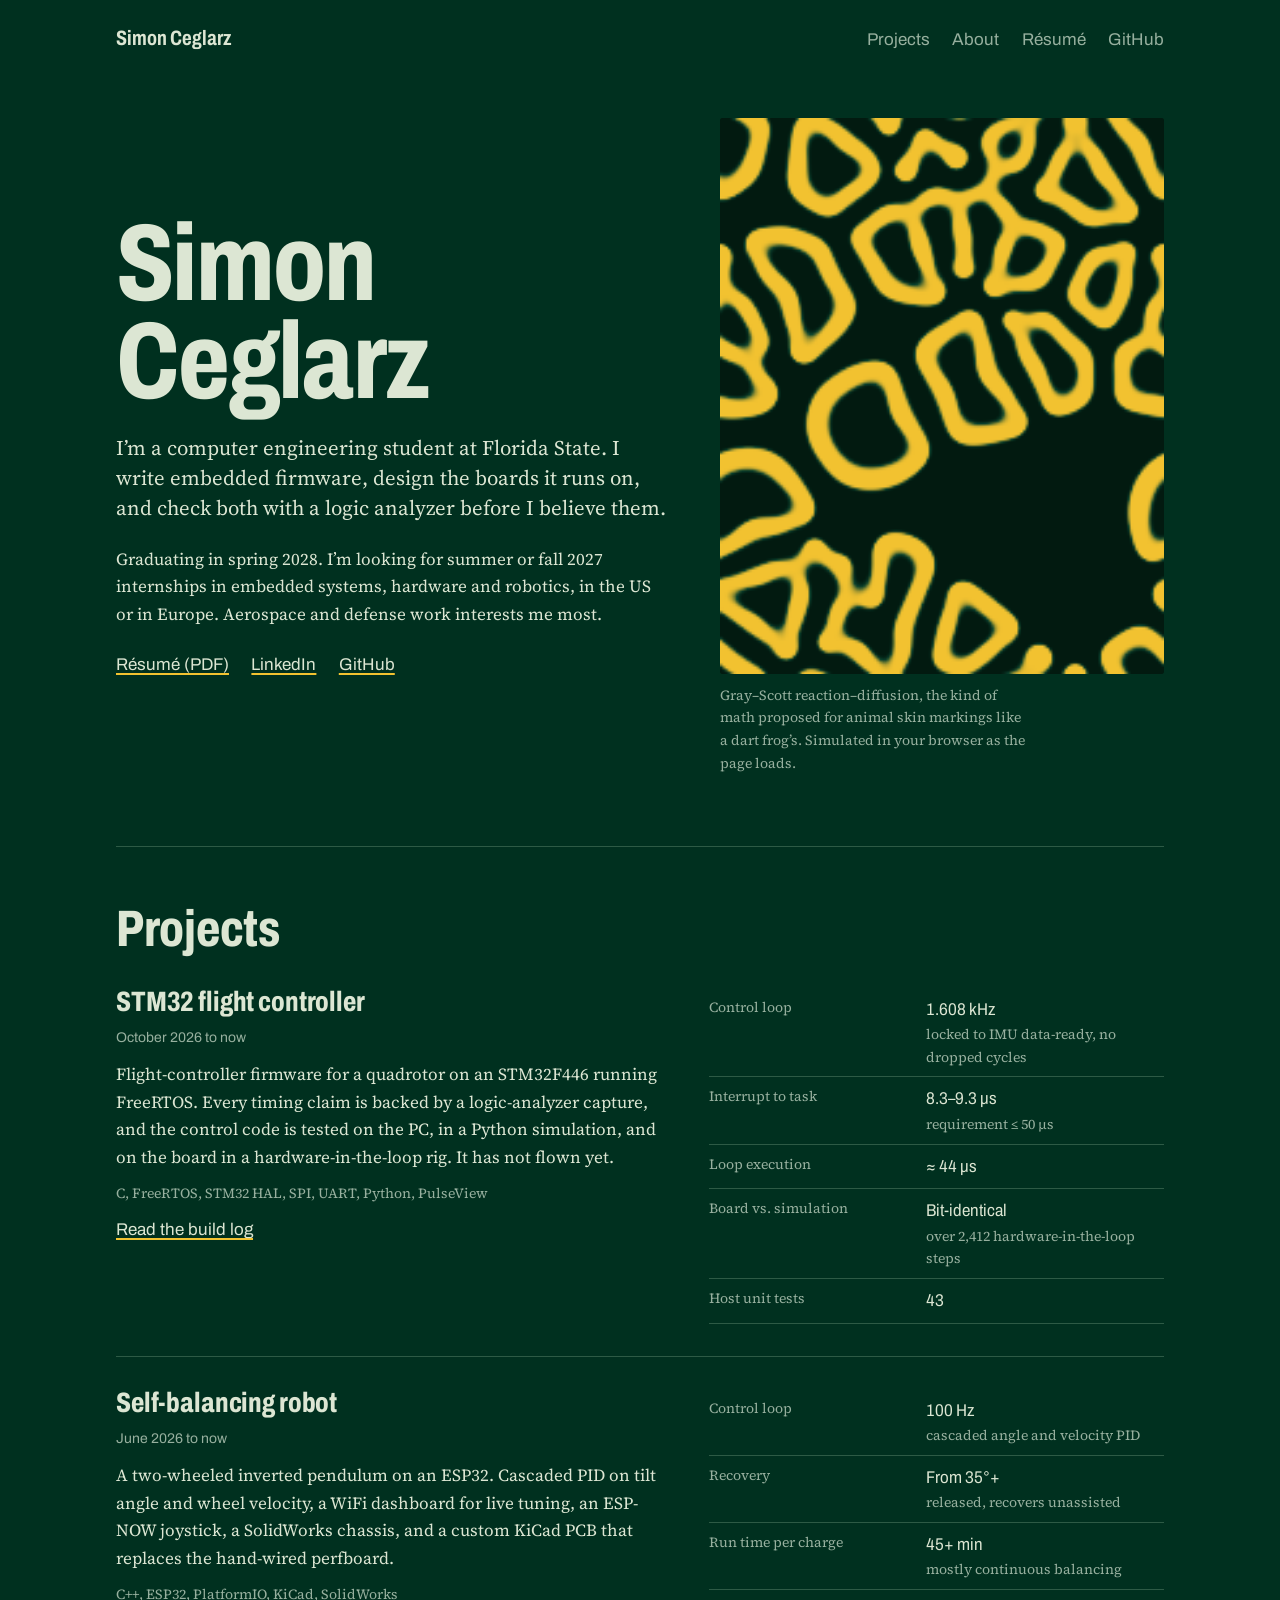
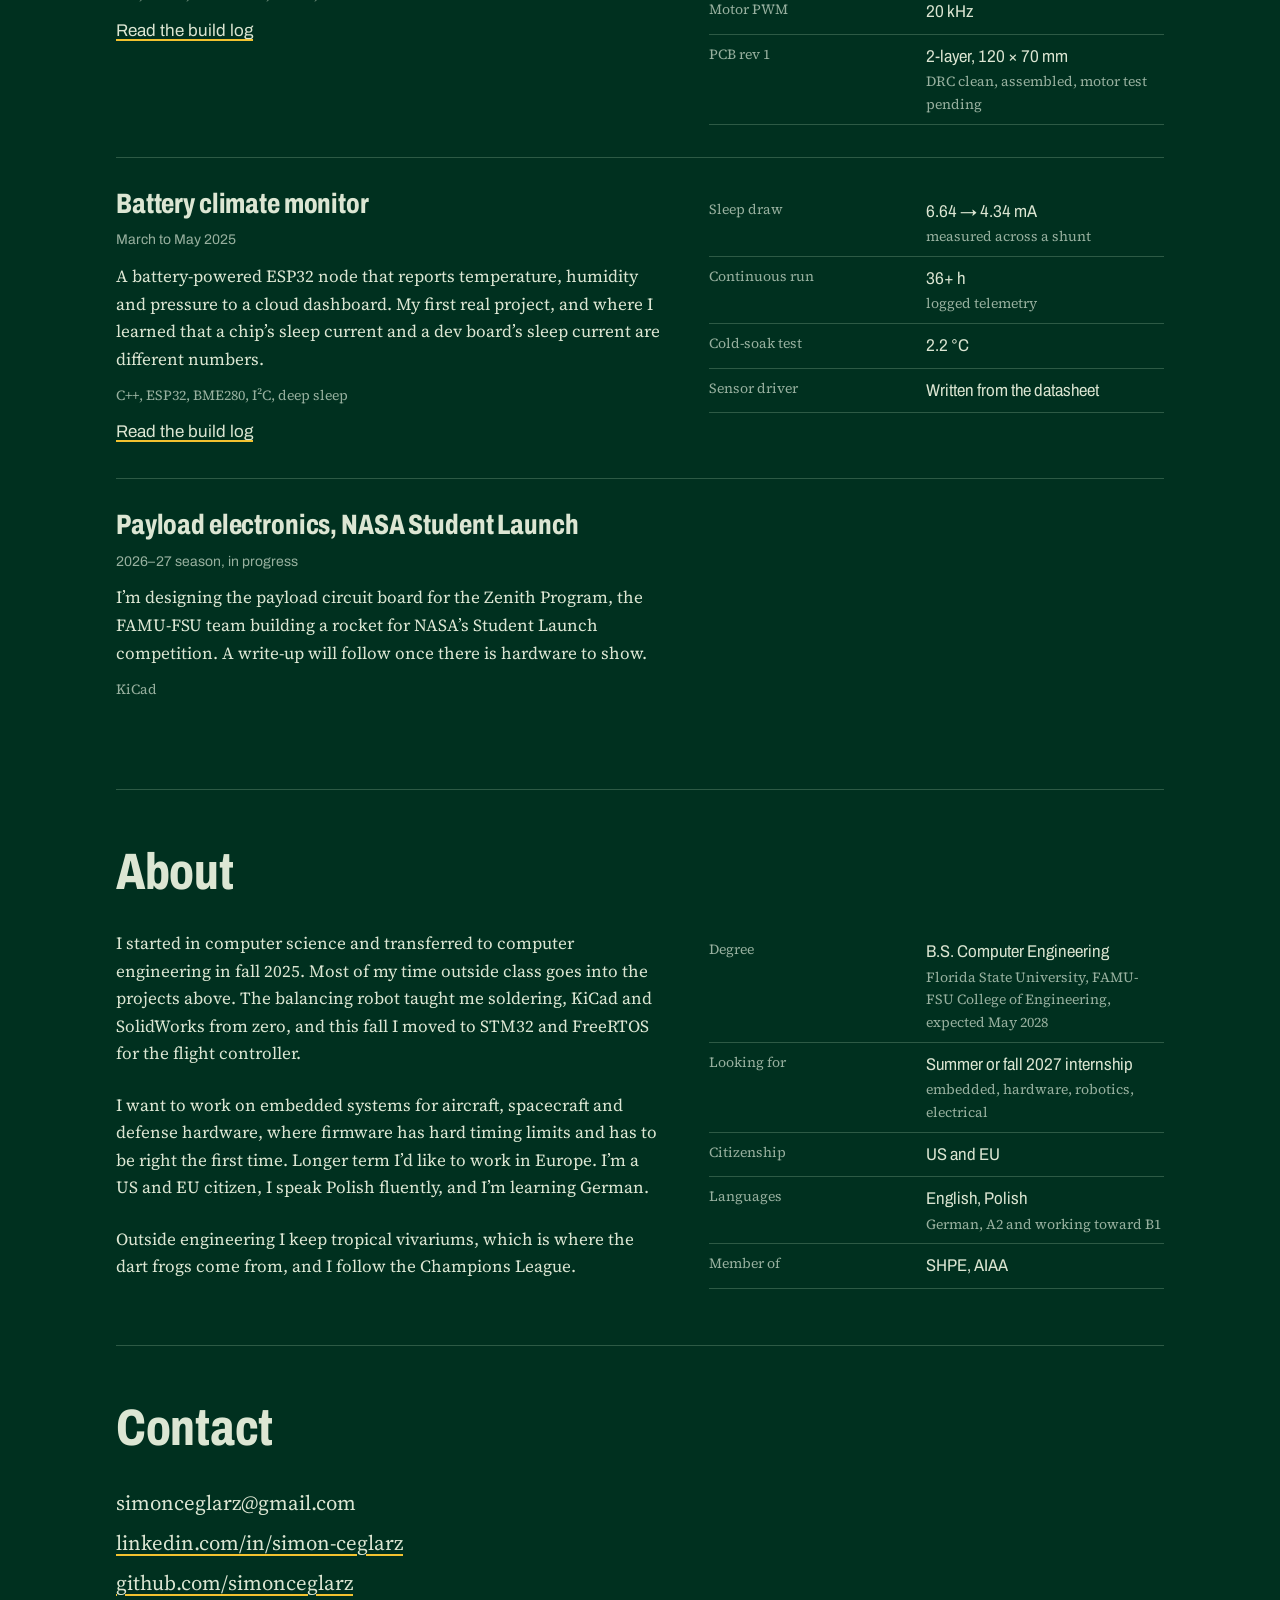
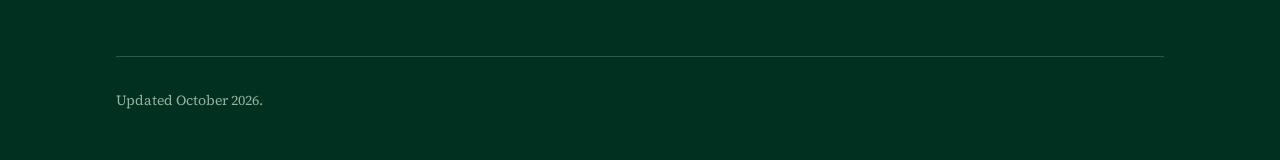
<file: index.html>
<!doctype html>
<html lang="en">
<head>
<meta charset="utf-8">
<meta name="viewport" content="width=device-width, initial-scale=1, viewport-fit=cover">
<title>Simon Ceglarz</title>
<meta name="description" content="Simon Ceglarz, computer engineering student at Florida State. Embedded firmware, PCB design and robotics projects with measured results.">
<meta name="theme-color" content="#00301f">
<link rel="preconnect" href="https://fonts.googleapis.com">
<link rel="preconnect" href="https://fonts.gstatic.com" crossorigin>
<link rel="stylesheet" href="https://fonts.googleapis.com/css2?family=Archivo:wdth,wght@62..125,400..800&family=IBM+Plex+Mono&family=Source+Serif+4:ital,opsz,wght@0,8..60,400..700;1,8..60,400&display=swap">
<link rel="stylesheet" href="style.css">
</head>
<body>

<div class="wrap">
  <header class="site-head">
    <a class="name" href="./">Simon Ceglarz</a>
    <nav aria-label="Main">
      <a href="#projects">Projects</a>
      <a href="#about">About</a>
      <a href="resume.pdf">Résumé</a>
      <a href="https://github.com/simonceglarz">GitHub</a>
    </nav>
  </header>

  <section class="hero">
    <div class="hero-text">
      <h1>Simon Ceglarz</h1>
      <p class="lede">I’m a computer engineering student at Florida State. I write embedded firmware, design the boards it runs on, and check both with a logic analyzer before I believe them.</p>
      <p>Graduating in spring 2028. I’m looking for summer or fall 2027 internships in embedded systems, hardware and robotics, in the US or in Europe. Aerospace and defense work interests me most.</p>
      <div class="hero-links">
        <a href="resume.pdf">Résumé (PDF)</a>
        <a href="https://www.linkedin.com/in/simon-ceglarz">LinkedIn</a>
        <a href="https://github.com/simonceglarz">GitHub</a>
      </div>
    </div>
    <figure class="skin">
      <canvas id="skin" aria-label="An organic pattern of yellow bands on dark green, generated by a reaction-diffusion simulation" role="img"></canvas>
      <figcaption>Gray–Scott reaction–diffusion, the kind of math proposed for animal skin markings like a dart frog’s. Simulated in your browser as the page loads.</figcaption>
    </figure>
  </section>

  <section class="section" id="projects">
    <h2>Projects</h2>

    <article class="proj">
      <div class="proj-main">
        <h3><a href="projects/flight-controller.html">STM32 flight controller</a></h3>
        <p class="when">October 2026 to now</p>
        <p>Flight-controller firmware for a quadrotor on an STM32F446 running FreeRTOS. Every timing claim is backed by a logic-analyzer capture, and the control code is tested on the PC, in a Python simulation, and on the board in a hardware-in-the-loop rig. It has not flown yet.</p>
        <p class="stack">C, FreeRTOS, STM32 HAL, SPI, UART, Python, PulseView</p>
        <p class="read"><a href="projects/flight-controller.html">Read the build log</a></p>
      </div>
      <dl class="specs">
        <dt>Control loop</dt><dd>1.608 kHz<small>locked to IMU data-ready, no dropped cycles</small></dd>
        <dt>Interrupt to task</dt><dd>8.3–9.3 µs<small>requirement ≤ 50 µs</small></dd>
        <dt>Loop execution</dt><dd>≈ 44 µs</dd>
        <dt>Board vs. simulation</dt><dd>Bit-identical<small>over 2,412 hardware-in-the-loop steps</small></dd>
        <dt>Host unit tests</dt><dd>43</dd>
      </dl>
    </article>

    <article class="proj">
      <div class="proj-main">
        <h3><a href="projects/balancing-robot.html">Self-balancing robot</a></h3>
        <p class="when">June 2026 to now</p>
        <p>A two-wheeled inverted pendulum on an ESP32. Cascaded PID on tilt angle and wheel velocity, a WiFi dashboard for live tuning, an ESP-NOW joystick, a SolidWorks chassis, and a custom KiCad PCB that replaces the hand-wired perfboard.</p>
        <p class="stack">C++, ESP32, PlatformIO, KiCad, SolidWorks</p>
        <p class="read"><a href="projects/balancing-robot.html">Read the build log</a></p>
      </div>
      <dl class="specs">
        <dt>Control loop</dt><dd>100 Hz<small>cascaded angle and velocity PID</small></dd>
        <dt>Recovery</dt><dd>From 35°+<small>released, recovers unassisted</small></dd>
        <dt>Run time per charge</dt><dd>45+ min<small>mostly continuous balancing</small></dd>
        <dt>Motor PWM</dt><dd>20 kHz</dd>
        <dt>PCB rev 1</dt><dd>2-layer, 120 × 70 mm<small>DRC clean, assembled, motor test pending</small></dd>
      </dl>
    </article>

    <article class="proj">
      <div class="proj-main">
        <h3><a href="projects/climate-monitor.html">Battery climate monitor</a></h3>
        <p class="when">March to May 2025</p>
        <p>A battery-powered ESP32 node that reports temperature, humidity and pressure to a cloud dashboard. My first real project, and where I learned that a chip’s sleep current and a dev board’s sleep current are different numbers.</p>
        <p class="stack">C++, ESP32, BME280, I²C, deep sleep</p>
        <p class="read"><a href="projects/climate-monitor.html">Read the build log</a></p>
      </div>
      <dl class="specs">
        <dt>Sleep draw</dt><dd>6.64 → 4.34 mA<small>measured across a shunt</small></dd>
        <dt>Continuous run</dt><dd>36+ h<small>logged telemetry</small></dd>
        <dt>Cold-soak test</dt><dd>2.2 °C</dd>
        <dt>Sensor driver</dt><dd>Written from the datasheet</dd>
      </dl>
    </article>

    <article class="proj">
      <div class="proj-main">
        <h3>Payload electronics, NASA Student Launch</h3>
        <p class="when">2026–27 season, in progress</p>
        <p>I’m designing the payload circuit board for the Zenith Program, the FAMU-FSU team building a rocket for NASA’s Student Launch competition. A write-up will follow once there is hardware to show.</p>
        <p class="stack">KiCad</p>
      </div>
    </article>
  </section>

  <section class="section" id="about">
    <h2>About</h2>
    <div class="about">
      <div class="prose">
        <p>I started in computer science and transferred to computer engineering in fall 2025. Most of my time outside class goes into the projects above. The balancing robot taught me soldering, KiCad and SolidWorks from zero, and this fall I moved to STM32 and FreeRTOS for the flight controller.</p>
        <p>I want to work on embedded systems for aircraft, spacecraft and defense hardware, where firmware has hard timing limits and has to be right the first time. Longer term I’d like to work in Europe. I’m a US and EU citizen, I speak Polish fluently, and I’m learning German.</p>
        <p>Outside engineering I keep tropical vivariums, which is where the dart frogs come from, and I follow the Champions League.</p>
      </div>
      <dl class="specs">
        <dt>Degree</dt><dd>B.S. Computer Engineering<small>Florida State University, FAMU-FSU College of Engineering, expected May 2028</small></dd>
        <dt>Looking for</dt><dd>Summer or fall 2027 internship<small>embedded, hardware, robotics, electrical</small></dd>
        <dt>Citizenship</dt><dd>US and EU</dd>
        <dt>Languages</dt><dd>English, Polish<small>German, A2 and working toward B1</small></dd>
        <dt>Member of</dt><dd>SHPE, AIAA</dd>
      </dl>
    </div>
  </section>

  <section class="section" id="contact">
    <h2>Contact</h2>
    <div class="contact">
      <p class="addr">simonceglarz@gmail.com</p>
      <p><a href="https://www.linkedin.com/in/simon-ceglarz">linkedin.com/in/simon-ceglarz</a></p>
      <p><a href="https://github.com/simonceglarz">github.com/simonceglarz</a></p>
    </div>
  </section>

  <footer class="site-foot">Updated October 2026.</footer>
</div>

<script>
/* Gray-Scott reaction-diffusion (Karl Sims' formulation, "coral" parameters).
   Runs on a small grid; CSS scales the canvas up, and bilinear smoothing
   gives the soft organic edges. */
(function () {
  var cv = document.getElementById('skin');
  if (!cv || !cv.getContext) return;
  var box = cv.getBoundingClientRect();
  var W = 170;
  var H = Math.max(60, Math.round(W * (box.height || 212) / (box.width || 170)));
  cv.width = W; cv.height = H;
  var ctx = cv.getContext('2d');
  var img = ctx.createImageData(W, H);
  var N = W * H;
  var u = new Float32Array(N).fill(1), v = new Float32Array(N);
  var u2 = new Float32Array(N), v2 = new Float32Array(N);

  var F = 0.0545, K = 0.062;      // feed and kill rates
  var DU = 1.0, DV = 0.5;          // diffusion rates
  var TOTAL = 3200, PER_FRAME = 40; // simulation steps

  // Seeded PRNG (mulberry32) so the pattern is the same on every visit
  var s = 20261026;
  function rnd() { s |= 0; s = s + 0x6D2B79F5 | 0; var t = Math.imul(s ^ s >>> 15, 1 | s);
    t = t + Math.imul(t ^ t >>> 7, 61 | t) ^ t; return ((t ^ t >>> 14) >>> 0) / 4294967296; }

  for (var n = 0; n < 26; n++) {
    var cx = Math.floor(rnd() * W), cy = Math.floor(rnd() * H), r = 2 + Math.floor(rnd() * 3);
    for (var y = -r; y <= r; y++) for (var x = -r; x <= r; x++) {
      var i = ((cy + y + H) % H) * W + ((cx + x + W) % W);
      u[i] = 0.5; v[i] = 0.25 + rnd() * 0.05;
    }
  }

  function step() {
    for (var y = 0; y < H; y++) {
      var ym = ((y - 1 + H) % H) * W, y0 = y * W, yp = ((y + 1) % H) * W;
      for (var x = 0; x < W; x++) {
        var xm = (x - 1 + W) % W, xp = (x + 1) % W, i = y0 + x;
        var lu = -u[i] + 0.2 * (u[y0 + xm] + u[y0 + xp] + u[ym + x] + u[yp + x])
               + 0.05 * (u[ym + xm] + u[ym + xp] + u[yp + xm] + u[yp + xp]);
        var lv = -v[i] + 0.2 * (v[y0 + xm] + v[y0 + xp] + v[ym + x] + v[yp + x])
               + 0.05 * (v[ym + xm] + v[ym + xp] + v[yp + xm] + v[yp + xp]);
        var uvv = u[i] * v[i] * v[i];
        u2[i] = u[i] + DU * lu - uvv + F * (1 - u[i]);
        v2[i] = v[i] + DV * lv + uvv - (K + F) * v[i];
      }
    }
    var t = u; u = u2; u2 = t; t = v; v = v2; v2 = t;
  }

  // Low v = deep understory green, high v = dart-frog yellow
  var LO = [2, 26, 16], MID = [11, 68, 48], HI = [242, 194, 48];
  function draw() {
    var d = img.data;
    for (var i = 0; i < N; i++) {
      var a = Math.min(1, Math.max(0, (v[i] - 0.12) / 0.2));
      a = a * a * (3 - 2 * a);
      var c0 = a < 0.5 ? LO : MID, c1 = a < 0.5 ? MID : HI, k = a < 0.5 ? a * 2 : a * 2 - 1;
      var j = i * 4;
      d[j] = c0[0] + (c1[0] - c0[0]) * k;
      d[j + 1] = c0[1] + (c1[1] - c0[1]) * k;
      d[j + 2] = c0[2] + (c1[2] - c0[2]) * k;
      d[j + 3] = 255;
    }
    ctx.putImageData(img, 0, 0);
  }

  var done = 0;
  var still = window.matchMedia && window.matchMedia('(prefers-reduced-motion: reduce)').matches;
  function frame() {
    for (var n = 0; n < PER_FRAME && done < TOTAL; n++, done++) step();
    if (!still || done >= TOTAL) draw();
    if (done < TOTAL) (still ? setTimeout(frame, 0) : requestAnimationFrame(frame));
  }
  frame();
})();
</script>
</body>
</html>
</file>
<file: style.css>
/* Layout concept: a field notebook from the canopy floor. Prose on the left,
   measured numbers set like a datasheet, one living texture in the hero. */
:root {
  /* Color */
  --canopy: #00301f;      /* page ground (Simon's green) */
  --understory: #001e13;  /* deeper bands, code, video letterbox */
  --leaf: #0b4430;        /* raised surfaces, row hover */
  --vine: #2d5a45;        /* rules and borders */
  --fern: #dce6d3;        /* body text */
  --lichen: #97b09f;      /* secondary text */
  --frog: #f2c230;        /* the one accent: dart-frog yellow */

  /* Type */
  --display: "Archivo", "Arial Narrow", "Helvetica Neue", Arial, sans-serif;
  --body: "Source Serif 4", "Iowan Old Style", Georgia, serif;
  --code: "IBM Plex Mono", ui-monospace, "SFMono-Regular", Menlo, monospace;

  --step--1: 0.875rem;
  --step-0: 1.0625rem;
  --step-1: 1.3rem;
  --step-2: 1.75rem;
  --step-3: clamp(2.2rem, 5vw, 3.2rem);
  --step-4: clamp(3.2rem, 10vw, 6.8rem);

  color-scheme: dark;
}

* { box-sizing: border-box; }

html { -webkit-text-size-adjust: 100%; }

body {
  margin: 0;
  background: var(--canopy);
  color: var(--fern);
  font-family: var(--body);
  font-size: var(--step-0);
  line-height: 1.62;
  font-optical-sizing: auto;
}

.wrap {
  max-width: 68rem;
  margin: 0 auto;
  padding-left: max(20px, env(safe-area-inset-left, 0px));
  padding-right: max(20px, env(safe-area-inset-right, 0px));
}

/* ---------- Type ---------- */
h1, h2, h3 {
  font-family: var(--display);
  font-stretch: 75%;
  font-weight: 760;
  line-height: 1.02;
  letter-spacing: -0.005em;
  text-wrap: balance;
  margin: 0;
}
h1 { font-size: var(--step-4); line-height: 0.9; letter-spacing: -0.015em; }
h2 { font-size: var(--step-3); }
h3 { font-size: var(--step-2); }

p { margin: 0; max-width: 64ch; }

a {
  color: var(--fern);
  text-decoration-line: underline;
  text-decoration-color: var(--frog);
  text-decoration-thickness: 2px;
  text-underline-offset: 0.18em;
}
a:hover { color: var(--frog); }
a:focus-visible, button:focus-visible {
  outline: 2px solid var(--frog);
  outline-offset: 3px;
  border-radius: 2px;
}

code {
  font-family: var(--code);
  font-size: 0.86em;
  background: var(--understory);
  padding: 0.08em 0.35em;
  border-radius: 3px;
}

.muted { color: var(--lichen); }

/* ---------- Site header ---------- */
.site-head {
  display: flex;
  flex-wrap: wrap;
  justify-content: space-between;
  align-items: baseline;
  gap: 0.5rem 1.5rem;
  padding-block: 1.4rem;
}
.site-head .name {
  font-family: var(--display);
  font-stretch: 75%;
  font-weight: 700;
  font-size: var(--step-1);
  text-decoration: none;
}
.site-head nav { display: flex; flex-wrap: wrap; gap: 0.4rem 1.4rem; }
.site-head nav a {
  font-family: var(--display);
  font-size: var(--step-0);
  text-decoration: none;
  color: var(--lichen);
}
.site-head nav a:hover { color: var(--frog); }

/* ---------- Home hero ---------- */
.hero {
  display: grid;
  grid-template-columns: minmax(0, 1.25fr) minmax(0, 1fr);
  gap: 3rem;
  align-items: center;
  padding-block: 2.5rem 4.5rem;
}
.hero-text { display: grid; gap: 1.4rem; min-width: 0; }
.hero .lede { font-size: var(--step-1); line-height: 1.45; }
.hero-links { display: flex; flex-wrap: wrap; gap: 0.5rem 1.4rem; font-family: var(--display); }

.skin { margin: 0; display: grid; gap: 0.6rem; }
.skin canvas {
  width: 100%;
  aspect-ratio: 4 / 5;
  display: block;
  background: var(--understory);
  border-radius: 3px;
}
.skin figcaption { font-size: var(--step--1); color: var(--lichen); max-width: 44ch; }

/* ---------- Sections ---------- */
.section { padding-block: 3.5rem; border-top: 1px solid var(--vine); }
.section > h2 { margin-bottom: 2rem; }

/* Project index: rows, not cards */
.proj {
  display: grid;
  grid-template-columns: minmax(0, 1.2fr) minmax(0, 1fr);
  gap: 1.2rem 3rem;
  padding-block: 2rem;
  border-top: 1px solid var(--vine);
}
.proj:first-of-type { border-top: 0; padding-top: 0; }
.proj-main { display: grid; gap: 0.7rem; align-content: start; min-width: 0; }
.proj h3 a { text-decoration: none; }
.proj h3 a:hover { color: var(--frog); }
.proj .when { font-family: var(--display); color: var(--lichen); font-size: var(--step--1); }
.proj .stack { color: var(--lichen); font-size: var(--step--1); }
.proj .read { font-family: var(--display); }

/* Datasheet-style measurement lists */
.specs {
  margin: 0;
  display: grid;
  grid-template-columns: minmax(0, 1fr) minmax(0, 1.1fr);
  align-content: start;
  font-size: var(--step--1);
  min-width: 0;
}
.specs dt, .specs dd {
  margin: 0;
  padding-block: 0.5rem;
  border-bottom: 1px solid var(--vine);
}
.specs dt { color: var(--lichen); padding-right: 1rem; }
.specs dd {
  font-variant-numeric: tabular-nums;
  font-family: var(--display);
  font-size: var(--step-0);
  font-stretch: 87%;
}
.specs dd small { display: block; font-family: var(--body); font-size: var(--step--1); color: var(--lichen); font-stretch: 100%; }
.specs caption, .specs-title {
  grid-column: 1 / -1;
  font-family: var(--display);
  color: var(--frog);
  font-size: var(--step--1);
  padding-bottom: 0.3rem;
  border-bottom: 1px solid var(--frog);
}

/* About */
.about { display: grid; grid-template-columns: minmax(0, 1.2fr) minmax(0, 1fr); gap: 2rem 3rem; }
.about .prose { display: grid; gap: 1rem; }

.contact { display: grid; gap: 0.4rem; font-size: var(--step-1); }
.contact .addr { user-select: all; }

.site-foot {
  border-top: 1px solid var(--vine);
  padding-block: 2rem 3rem;
  color: var(--lichen);
  font-size: var(--step--1);
}

/* ---------- Project pages ---------- */
.back { font-family: var(--display); color: var(--lichen); text-decoration: none; }
.back:hover { color: var(--frog); }

.page-head { display: grid; gap: 1rem; padding-block: 2rem 2.5rem; max-width: 52rem; }
.page-head .lede { font-size: var(--step-1); line-height: 1.45; }
.status {
  font-size: var(--step--1);
  border-left: 3px solid var(--frog);
  padding: 0.2rem 0 0.2rem 0.8rem;
  max-width: 64ch;
}

.article { display: grid; gap: 1.1rem; padding-bottom: 3rem; }
.article > h2 {
  font-size: var(--step-2);
  margin-top: 2.2rem;
  padding-top: 1.2rem;
  border-top: 1px solid var(--vine);
}
.article > h3 { font-size: var(--step-1); margin-top: 0.8rem; }
.article ul { margin: 0; padding-left: 1.2rem; max-width: 62ch; display: grid; gap: 0.4rem; }
.article .specs { max-width: 40rem; }

.table-scroll { overflow-x: auto; max-width: 52rem; }
table.parts {
  border-collapse: collapse;
  font-size: var(--step--1);
  width: 100%;
  min-width: 30rem;
}
table.parts th, table.parts td {
  text-align: left;
  vertical-align: top;
  padding: 0.5rem 1rem 0.5rem 0;
  border-bottom: 1px solid var(--vine);
}
table.parts th { font-family: var(--display); color: var(--lichen); font-weight: 600; white-space: nowrap; }

/* Media slots: a figure removes itself if its file isn't in /images yet */
.fig { margin: 0.6rem 0; display: grid; gap: 0.5rem; max-width: 52rem; }
.fig img, .fig video {
  width: 100%;
  max-width: 100%;
  height: auto;
  display: block;
  background: var(--understory);
  border-radius: 3px;
}
.fig figcaption { font-size: var(--step--1); color: var(--lichen); max-width: 64ch; }
.fig-pair { display: grid; grid-template-columns: repeat(2, minmax(0, 1fr)); gap: 1rem; max-width: 52rem; }
.fig-pair .fig { margin: 0; }

/* ---------- Narrow screens ---------- */
@media (max-width: 760px) {
  .hero, .proj, .about { grid-template-columns: minmax(0, 1fr); }
  .hero { gap: 2rem; padding-block: 1rem 3rem; }
  .skin canvas { aspect-ratio: 16 / 10; }
  .fig-pair { grid-template-columns: minmax(0, 1fr); }
}

@media (prefers-reduced-motion: reduce) {
  * { scroll-behavior: auto !important; }
}
</file>
